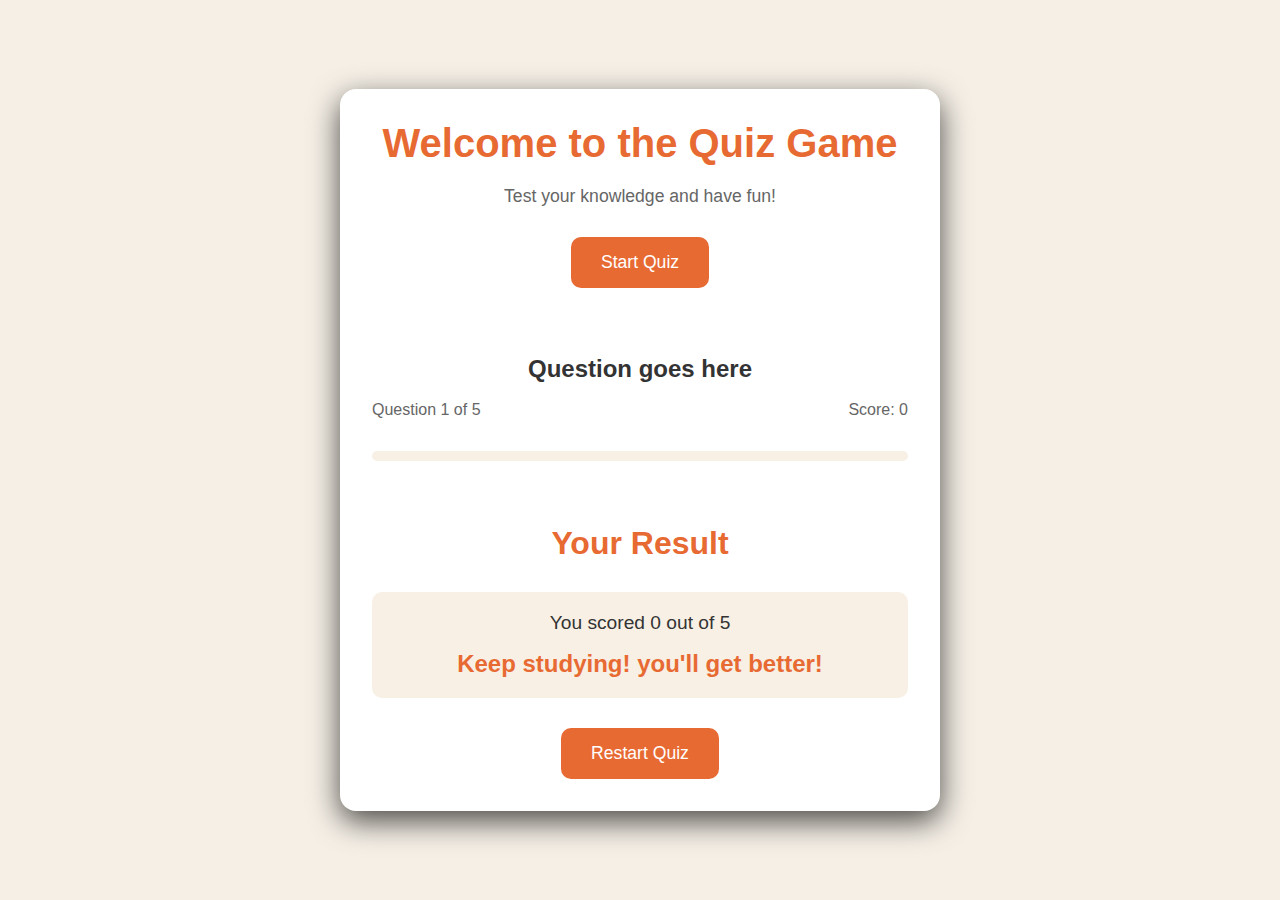
<file: quiz-game/index.html>
<!DOCTYPE html>
<html lang="en">
  <head>
    <meta charset="UTF-8" />
    <meta name="viewport" content="width=device-width, initial-scale=1.0" />
    <title>Quiz Game</title>
    <link rel="stylesheet" href="style.css" />
  </head>
  <body>
    <div class="container">
      <!-- first screen -->
      <div class="screen active" id="start-screen">
        <h1>Welcome to the Quiz Game</h1>
        <p>Test your knowledge and have fun!</p>
        <button id="start-btn">Start Quiz</button>
      </div>
      <!-- second screen -->
      <div class="screen" id="quiz-screen">
        <div class="quiz-header">
          <h2 id="question-text">Question goes here</h2>
          <div class="quiz-info">
            <p>
              Question <span id="current-question">1</span> of <span>5</span>
            </p>
            <p>Score: <span id="score">0</span></p>
          </div>
        </div>
        <div id="answer-container" class="answers-container">
          <!-- answers buttons will be insterted here from out js code later at some point -->
        </div>
        <div class="progress-bar">
          <div id="progress" class="progress"></div>
        </div>
      </div>
      <!-- third screen -->
      <div id="result-screen" class="screen">
        <h1>Your Result</h1>
        <div class="result-info">
          <p>
            You scored <span id="final-score">0</span> out of
            <span id="max-score">5</span>
          </p>
          <div id="result-message">Keep studying! you'll get better!</div>
        </div>
        <button id="restart-quiz-btn">Restart Quiz</button>
      </div>
    </div>
  </body>
</html>
</file>
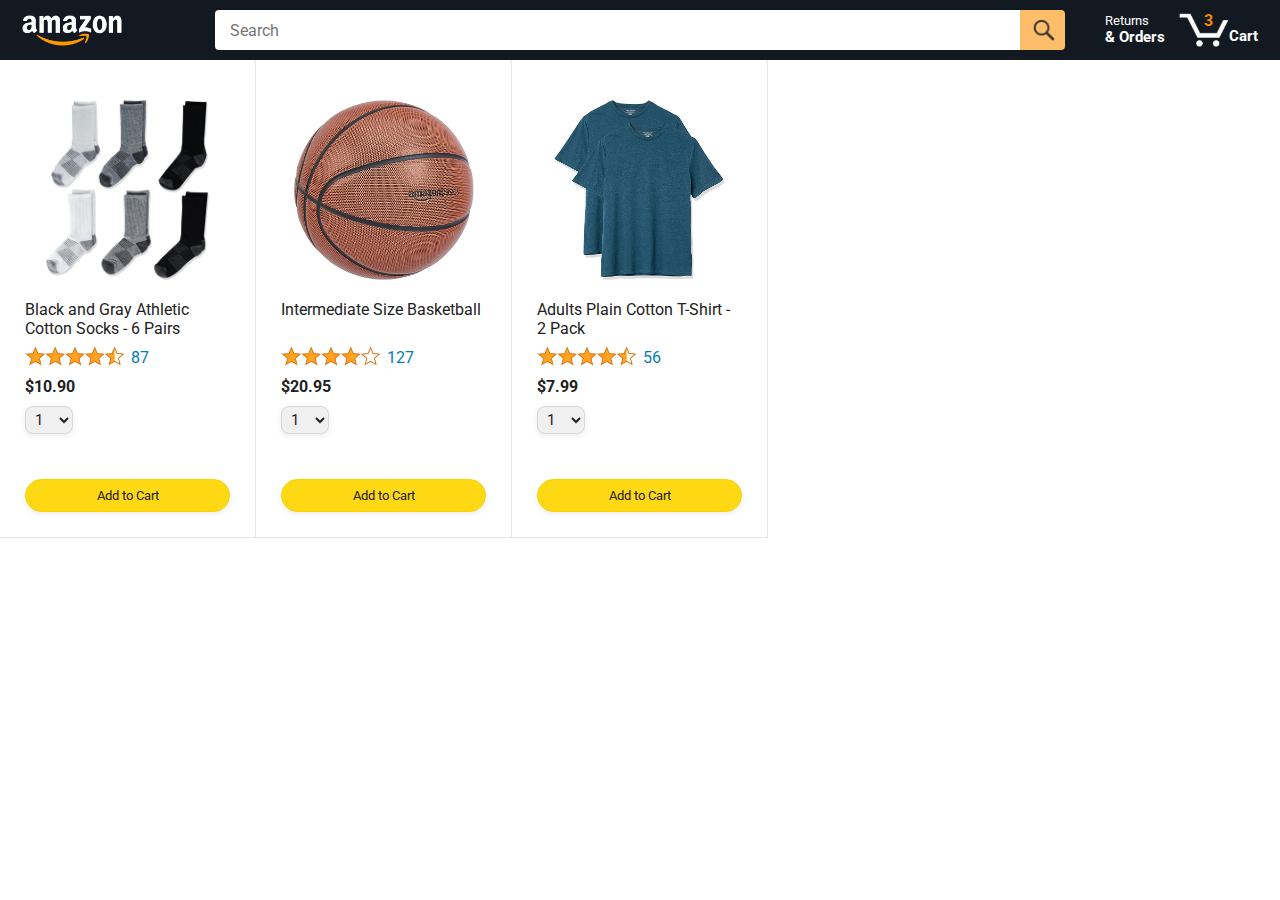
<file: javascript-amazon-project-main/amazon.html>
<!DOCTYPE html>
<html>
  <head>
    <title>Amazon Project</title>

    <!-- This code is needed for responsive design to work.
      (Responsive design = make the website look good on
      smaller screen sizes like a phone or a tablet). -->
    <meta name="viewport" content="width=device-width, initial-scale=1">

    <!-- Load a font called Roboto from Google Fonts. -->
    <link rel="preconnect" href="https://fonts.googleapis.com">
    <link rel="preconnect" href="https://fonts.gstatic.com" crossorigin>
    <link href="https://fonts.googleapis.com/css2?family=Roboto:wght@400;500;700&display=swap" rel="stylesheet">

    <!-- Here are the CSS files for this page. -->
    <link rel="stylesheet" href="styles/shared/general.css">
    <link rel="stylesheet" href="styles/shared/amazon-header.css">
    <link rel="stylesheet" href="styles/pages/amazon.css">
  </head>
  <body>
    <div class="amazon-header">
      <div class="amazon-header-left-section">
        <a href="amazon.html" class="header-link">
          <img class="amazon-logo"
            src="images/amazon-logo-white.png">
          <img class="amazon-mobile-logo"
            src="images/amazon-mobile-logo-white.png">
        </a>
      </div>

      <div class="amazon-header-middle-section">
        <input class="search-bar" type="text" placeholder="Search">

        <button class="search-button">
          <img class="search-icon" src="images/icons/search-icon.png">
        </button>
      </div>

      <div class="amazon-header-right-section">
        <a class="orders-link header-link" href="orders.html">
          <span class="returns-text">Returns</span>
          <span class="orders-text">& Orders</span>
        </a>

        <a class="cart-link header-link" href="checkout.html">
          <img class="cart-icon" src="images/icons/cart-icon.png">
          <div class="cart-quantity">3</div>
          <div class="cart-text">Cart</div>
        </a>
      </div>
    </div>
    
    <div class="main">
      <div class="products-grid">
        <div class="product-container">
          <div class="product-image-container">
            <img class="product-image"
              src="images/products/athletic-cotton-socks-6-pairs.jpg">
          </div>

          <div class="product-name limit-text-to-2-lines">
            Black and Gray Athletic Cotton Socks - 6 Pairs
          </div>

          <div class="product-rating-container">
            <img class="product-rating-stars"
              src="images/ratings/rating-45.png">
            <div class="product-rating-count link-primary">
              87
            </div>
          </div>

          <div class="product-price">
            $10.90
          </div>

          <div class="product-quantity-container">
            <select>
              <option selected value="1">1</option>
              <option value="2">2</option>
              <option value="3">3</option>
              <option value="4">4</option>
              <option value="5">5</option>
              <option value="6">6</option>
              <option value="7">7</option>
              <option value="8">8</option>
              <option value="9">9</option>
              <option value="10">10</option>
            </select>
          </div>

          <div class="product-spacer"></div>

          <div class="added-to-cart">
            <img src="images/icons/checkmark.png">
            Added
          </div>

          <button class="add-to-cart-button button-primary">
            Add to Cart
          </button>
        </div>

        <div class="product-container">
          <div class="product-image-container">
            <img class="product-image"
              src="images/products/intermediate-composite-basketball.jpg">
          </div>

          <div class="product-name limit-text-to-2-lines">
            Intermediate Size Basketball
          </div>

          <div class="product-rating-container">
            <img class="product-rating-stars"
              src="images/ratings/rating-40.png">
            <div class="product-rating-count link-primary">
              127
            </div>
          </div>

          <div class="product-price">
            $20.95
          </div>

          <div class="product-quantity-container">
            <select>
              <option selected value="1">1</option>
              <option value="2">2</option>
              <option value="3">3</option>
              <option value="4">4</option>
              <option value="5">5</option>
              <option value="6">6</option>
              <option value="7">7</option>
              <option value="8">8</option>
              <option value="9">9</option>
              <option value="10">10</option>
            </select>
          </div>

          <div class="product-spacer"></div>

          <div class="added-to-cart">
            <img src="images/icons/checkmark.png">
            Added
          </div>

          <button class="add-to-cart-button button-primary">
            Add to Cart
          </button>
        </div>

        <div class="product-container">
          <div class="product-image-container">
            <img class="product-image"
              src="images/products/adults-plain-cotton-tshirt-2-pack-teal.jpg">
          </div>

          <div class="product-name limit-text-to-2-lines">
            Adults Plain Cotton T-Shirt - 2 Pack
          </div>

          <div class="product-rating-container">
            <img class="product-rating-stars"
              src="images/ratings/rating-45.png">
            <div class="product-rating-count link-primary">
              56
            </div>
          </div>

          <div class="product-price">
            $7.99
          </div>

          <div class="product-quantity-container">
            <select>
              <option selected value="1">1</option>
              <option value="2">2</option>
              <option value="3">3</option>
              <option value="4">4</option>
              <option value="5">5</option>
              <option value="6">6</option>
              <option value="7">7</option>
              <option value="8">8</option>
              <option value="9">9</option>
              <option value="10">10</option>
            </select>
          </div>

          <div class="product-spacer"></div>

          <div class="added-to-cart">
            <img src="images/icons/checkmark.png">
            Added
          </div>

          <button class="add-to-cart-button button-primary">
            Add to Cart
          </button>
        </div>
      </div>
    </div>
  </body>
</html>
</file>
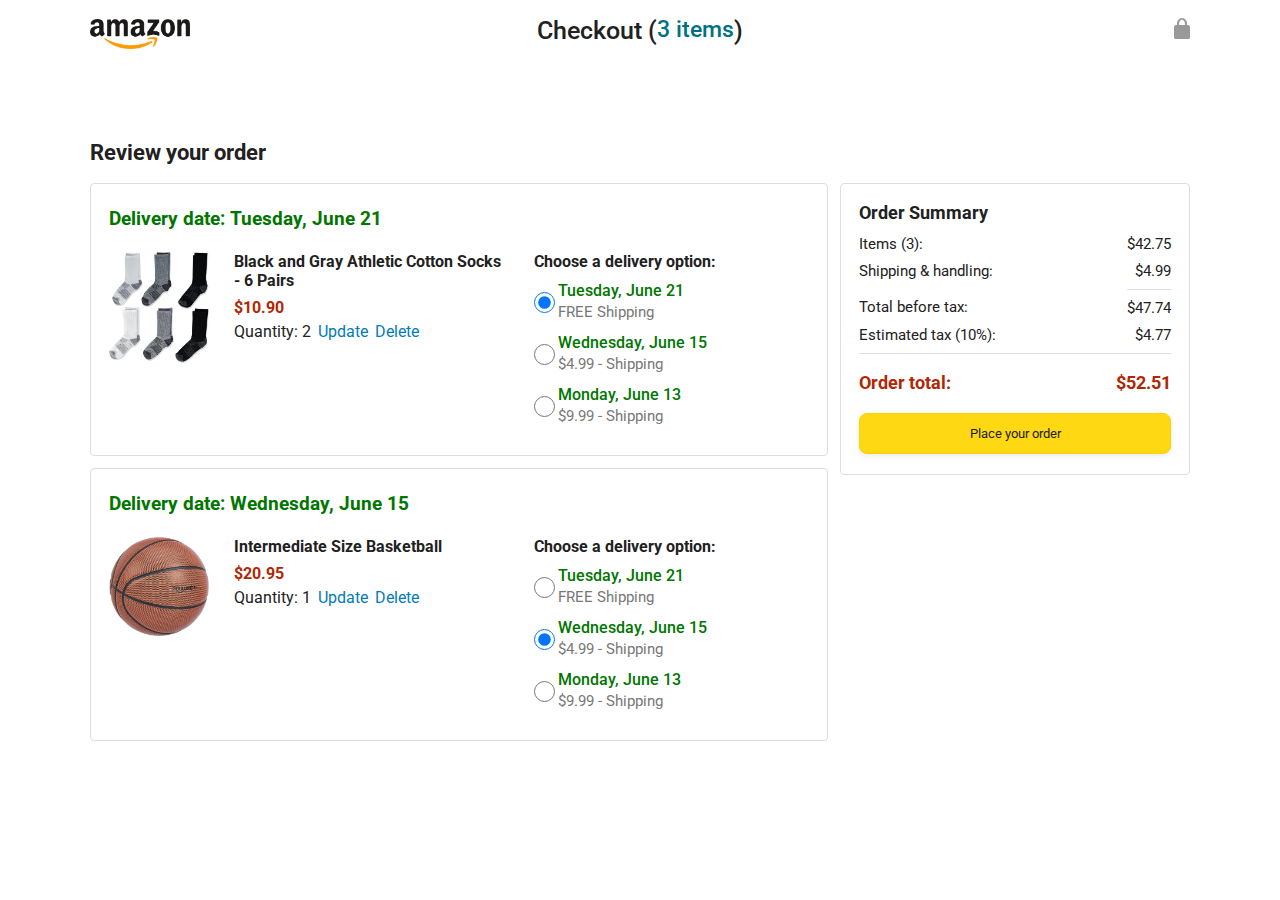
<file: javascript-amazon-project-main/checkout.html>
<!DOCTYPE html>
<html>
  <head>
    <title>Checkout</title>

    <!-- This code is needed for responsive design to work.
      (Responsive design = make the website look good on
      smaller screen sizes like a phone or a tablet). -->
    <meta name="viewport" content="width=device-width, initial-scale=1">

    <!-- Load a font called Roboto from Google Fonts. -->
    <link rel="preconnect" href="https://fonts.googleapis.com">
    <link rel="preconnect" href="https://fonts.gstatic.com" crossorigin>
    <link href="https://fonts.googleapis.com/css2?family=Roboto:wght@400;500;700&display=swap" rel="stylesheet">

    <!-- Here are the CSS files for this page. -->
    <link rel="stylesheet" href="styles/shared/general.css">
    <link rel="stylesheet" href="styles/pages/checkout/checkout-header.css">
    <link rel="stylesheet" href="styles/pages/checkout/checkout.css">
  </head>
  <body>
    <div class="checkout-header">
      <div class="header-content">
        <div class="checkout-header-left-section">
          <a href="amazon.html">
            <img class="amazon-logo" src="images/amazon-logo.png">
            <img class="amazon-mobile-logo" src="images/amazon-mobile-logo.png">
          </a>
        </div>

        <div class="checkout-header-middle-section">
          Checkout (<a class="return-to-home-link"
            href="amazon.html">3 items</a>)
        </div>

        <div class="checkout-header-right-section">
          <img src="images/icons/checkout-lock-icon.png">
        </div>
      </div>
    </div>

    <div class="main">
      <div class="page-title">Review your order</div>

      <div class="checkout-grid">
        <div class="order-summary">
          <div class="cart-item-container">
            <div class="delivery-date">
              Delivery date: Tuesday, June 21
            </div>

            <div class="cart-item-details-grid">
              <img class="product-image"
                src="images/products/athletic-cotton-socks-6-pairs.jpg">

              <div class="cart-item-details">
                <div class="product-name">
                  Black and Gray Athletic Cotton Socks - 6 Pairs
                </div>
                <div class="product-price">
                  $10.90
                </div>
                <div class="product-quantity">
                  <span>
                    Quantity: <span class="quantity-label">2</span>
                  </span>
                  <span class="update-quantity-link link-primary">
                    Update
                  </span>
                  <span class="delete-quantity-link link-primary">
                    Delete
                  </span>
                </div>
              </div>

              <div class="delivery-options">
                <div class="delivery-options-title">
                  Choose a delivery option:
                </div>
                <div class="delivery-option">
                  <input type="radio" checked
                    class="delivery-option-input"
                    name="delivery-option-1">
                  <div>
                    <div class="delivery-option-date">
                      Tuesday, June 21
                    </div>
                    <div class="delivery-option-price">
                      FREE Shipping
                    </div>
                  </div>
                </div>
                <div class="delivery-option">
                  <input type="radio"
                    class="delivery-option-input"
                    name="delivery-option-1">
                  <div>
                    <div class="delivery-option-date">
                      Wednesday, June 15
                    </div>
                    <div class="delivery-option-price">
                      $4.99 - Shipping
                    </div>
                  </div>
                </div>
                <div class="delivery-option">
                  <input type="radio"
                    class="delivery-option-input"
                    name="delivery-option-1">
                  <div>
                    <div class="delivery-option-date">
                      Monday, June 13
                    </div>
                    <div class="delivery-option-price">
                      $9.99 - Shipping
                    </div>
                  </div>
                </div>
              </div>
            </div>
          </div>

          <div class="cart-item-container">
            <div class="delivery-date">
              Delivery date: Wednesday, June 15
            </div>

            <div class="cart-item-details-grid">
              <img class="product-image"
                src="images/products/intermediate-composite-basketball.jpg">

              <div class="cart-item-details">
                <div class="product-name">
                  Intermediate Size Basketball
                </div>
                <div class="product-price">
                  $20.95
                </div>
                <div class="product-quantity">
                  <span>
                    Quantity: <span class="quantity-label">1</span>
                  </span>
                  <span class="update-quantity-link link-primary">
                    Update
                  </span>
                  <span class="delete-quantity-link link-primary">
                    Delete
                  </span>
                </div>
              </div>

              <div class="delivery-options">
                <div class="delivery-options-title">
                  Choose a delivery option:
                </div>

                <div class="delivery-option">
                  <input type="radio" class="delivery-option-input"
                    name="delivery-option-2">
                  <div>
                    <div class="delivery-option-date">
                      Tuesday, June 21
                    </div>
                    <div class="delivery-option-price">
                      FREE Shipping
                    </div>
                  </div>
                </div>
                <div class="delivery-option">
                  <input type="radio" checked class="delivery-option-input"
                    name="delivery-option-2">
                  <div>
                    <div class="delivery-option-date">
                      Wednesday, June 15
                    </div>
                    <div class="delivery-option-price">
                      $4.99 - Shipping
                    </div>
                  </div>
                </div>
                <div class="delivery-option">
                  <input type="radio" class="delivery-option-input"
                    name="delivery-option-2">
                  <div>
                    <div class="delivery-option-date">
                      Monday, June 13
                    </div>
                    <div class="delivery-option-price">
                      $9.99 - Shipping
                    </div>
                  </div>
                </div>
              </div>
            </div>
          </div>
        </div>

        <div class="payment-summary">
          <div class="payment-summary-title">
            Order Summary
          </div>

          <div class="payment-summary-row">
            <div>Items (3):</div>
            <div class="payment-summary-money">$42.75</div>
          </div>

          <div class="payment-summary-row">
            <div>Shipping &amp; handling:</div>
            <div class="payment-summary-money">$4.99</div>
          </div>

          <div class="payment-summary-row subtotal-row">
            <div>Total before tax:</div>
            <div class="payment-summary-money">$47.74</div>
          </div>

          <div class="payment-summary-row">
            <div>Estimated tax (10%):</div>
            <div class="payment-summary-money">$4.77</div>
          </div>

          <div class="payment-summary-row total-row">
            <div>Order total:</div>
            <div class="payment-summary-money">$52.51</div>
          </div>

          <button class="place-order-button button-primary">
            Place your order
          </button>
        </div>
      </div>
    </div>
  </body>
</html>
</file>
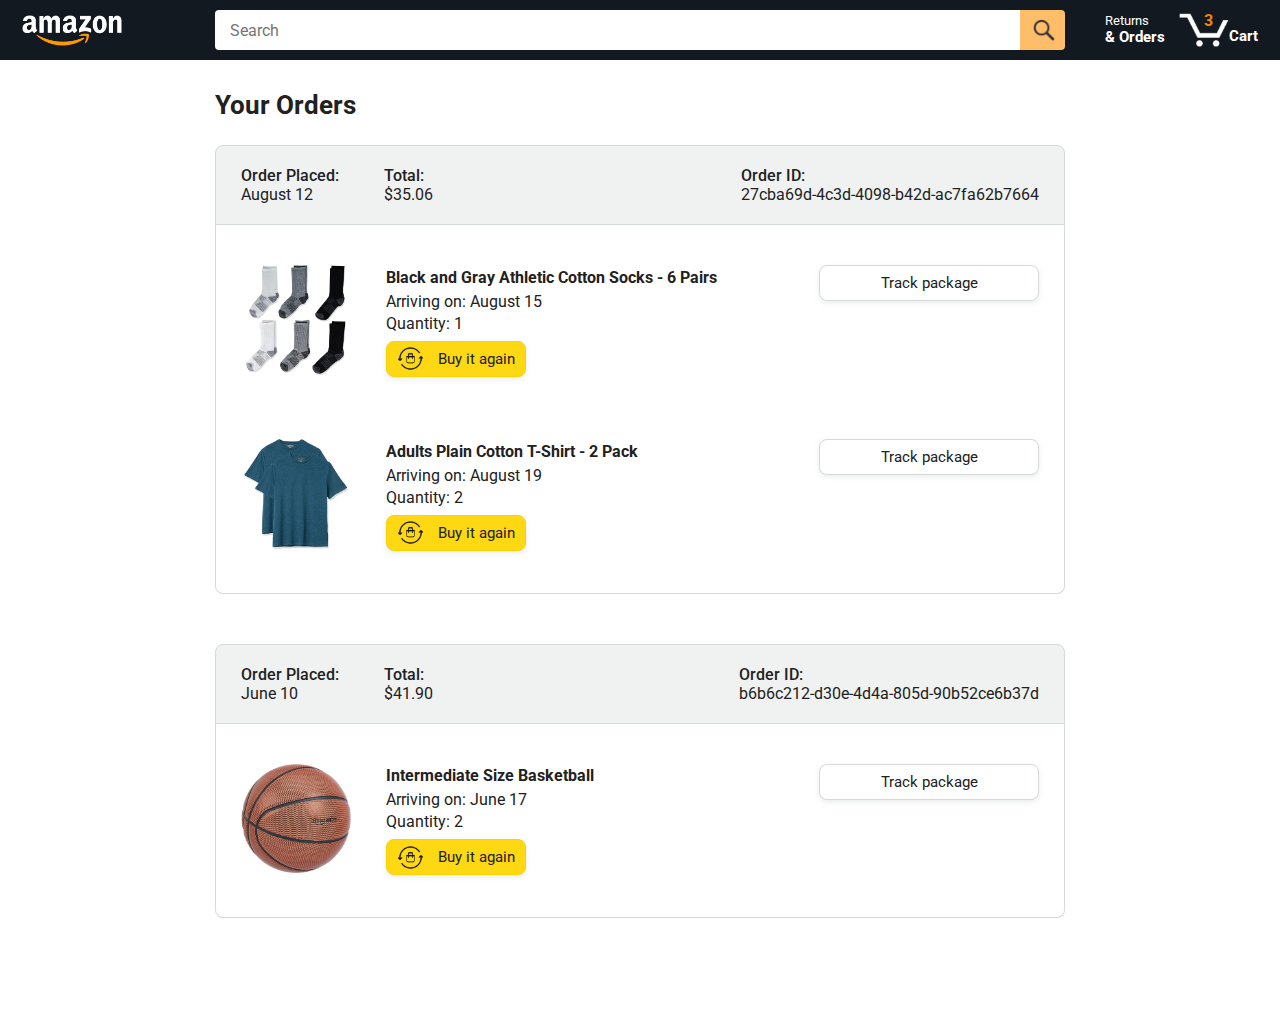
<file: javascript-amazon-project-main/orders.html>
<!doctype html>
<html>
  <head>
    <title>Orders</title>

    <!-- This code is needed for responsive design to work.
      (Responsive design = make the website look good on
      smaller screen sizes like a phone or a tablet). -->
    <meta name="viewport" content="width=device-width, initial-scale=1" />

    <!-- Load a font called Roboto from Google Fonts. -->
    <link rel="preconnect" href="https://fonts.googleapis.com" />
    <link rel="preconnect" href="https://fonts.gstatic.com" crossorigin />
    <link
      href="https://fonts.googleapis.com/css2?family=Roboto:wght@400;500;700&display=swap"
      rel="stylesheet"
    />

    <!-- Here are the CSS files for this page. -->
    <link rel="stylesheet" href="styles/shared/general.css" />
    <link rel="stylesheet" href="styles/shared/amazon-header.css" />
    <link rel="stylesheet" href="styles/pages/orders.css" />
  </head>
  <body>
    <div class="amazon-header">
      <div class="amazon-header-left-section">
        <a href="amazon.html" class="header-link">
          <img class="amazon-logo" src="images/amazon-logo-white.png" />
          <img
            class="amazon-mobile-logo"
            src="images/amazon-mobile-logo-white.png"
          />
        </a>
      </div>

      <div class="amazon-header-middle-section">
        <input class="search-bar" type="text" placeholder="Search" />

        <button class="search-button">
          <img class="search-icon" src="images/icons/search-icon.png" />
        </button>
      </div>

      <div class="amazon-header-right-section">
        <a class="orders-link header-link" href="orders.html">
          <span class="returns-text">Returns</span>
          <span class="orders-text">& Orders</span>
        </a>

        <a class="cart-link header-link" href="checkout.html">
          <img class="cart-icon" src="images/icons/cart-icon.png" />
          <div class="cart-quantity">3</div>
          <div class="cart-text">Cart</div>
        </a>
      </div>
    </div>

    <div class="main">
      <div class="page-title">Your Orders</div>

      <div class="orders-grid">
        <div class="order-container">
          <div class="order-header">
            <div class="order-header-left-section">
              <div class="order-date">
                <div class="order-header-label">Order Placed:</div>
                <div>August 12</div>
              </div>
              <div class="order-total">
                <div class="order-header-label">Total:</div>
                <div>$35.06</div>
              </div>
            </div>

            <div class="order-header-right-section">
              <div class="order-header-label">Order ID:</div>
              <div>27cba69d-4c3d-4098-b42d-ac7fa62b7664</div>
            </div>
          </div>

          <div class="order-details-grid">
            <div class="product-image-container">
              <img src="images/products/athletic-cotton-socks-6-pairs.jpg" />
            </div>

            <div class="product-details">
              <div class="product-name">
                Black and Gray Athletic Cotton Socks - 6 Pairs
              </div>
              <div class="product-delivery-date">Arriving on: August 15</div>
              <div class="product-quantity">Quantity: 1</div>
              <button class="buy-again-button button-primary">
                <img class="buy-again-icon" src="images/icons/buy-again.png" />
                <span class="buy-again-message">Buy it again</span>
              </button>
            </div>

            <div class="product-actions">
              <a href="tracking.html?orderId=123&productId=456">
                <button class="track-package-button button-secondary">
                  Track package
                </button>
              </a>
            </div>

            <div class="product-image-container">
              <img
                src="images/products/adults-plain-cotton-tshirt-2-pack-teal.jpg"
              />
            </div>

            <div class="product-details">
              <div class="product-name">
                Adults Plain Cotton T-Shirt - 2 Pack
              </div>
              <div class="product-delivery-date">Arriving on: August 19</div>
              <div class="product-quantity">Quantity: 2</div>
              <button class="buy-again-button button-primary">
                <img class="buy-again-icon" src="images/icons/buy-again.png" />
                <span class="buy-again-message">Buy it again</span>
              </button>
            </div>

            <div class="product-actions">
              <a href="tracking.html">
                <button class="track-package-button button-secondary">
                  Track package
                </button>
              </a>
            </div>
          </div>
        </div>

        <div class="order-container">
          <div class="order-header">
            <div class="order-header-left-section">
              <div class="order-date">
                <div class="order-header-label">Order Placed:</div>
                <div>June 10</div>
              </div>
              <div class="order-total">
                <div class="order-header-label">Total:</div>
                <div>$41.90</div>
              </div>
            </div>

            <div class="order-header-right-section">
              <div class="order-header-label">Order ID:</div>
              <div>b6b6c212-d30e-4d4a-805d-90b52ce6b37d</div>
            </div>
          </div>

          <div class="order-details-grid">
            <div class="product-image-container">
              <img
                src="images/products/intermediate-composite-basketball.jpg"
              />
            </div>

            <div class="product-details">
              <div class="product-name">Intermediate Size Basketball</div>
              <div class="product-delivery-date">Arriving on: June 17</div>
              <div class="product-quantity">Quantity: 2</div>
              <button class="buy-again-button button-primary">
                <img class="buy-again-icon" src="images/icons/buy-again.png" />
                <span class="buy-again-message">Buy it again</span>
              </button>
            </div>

            <div class="product-actions">
              <a href="tracking.html">
                <button class="track-package-button button-secondary">
                  Track package
                </button>
              </a>
            </div>
          </div>
        </div>
      </div>
    </div>
  </body>
</html>
</file>
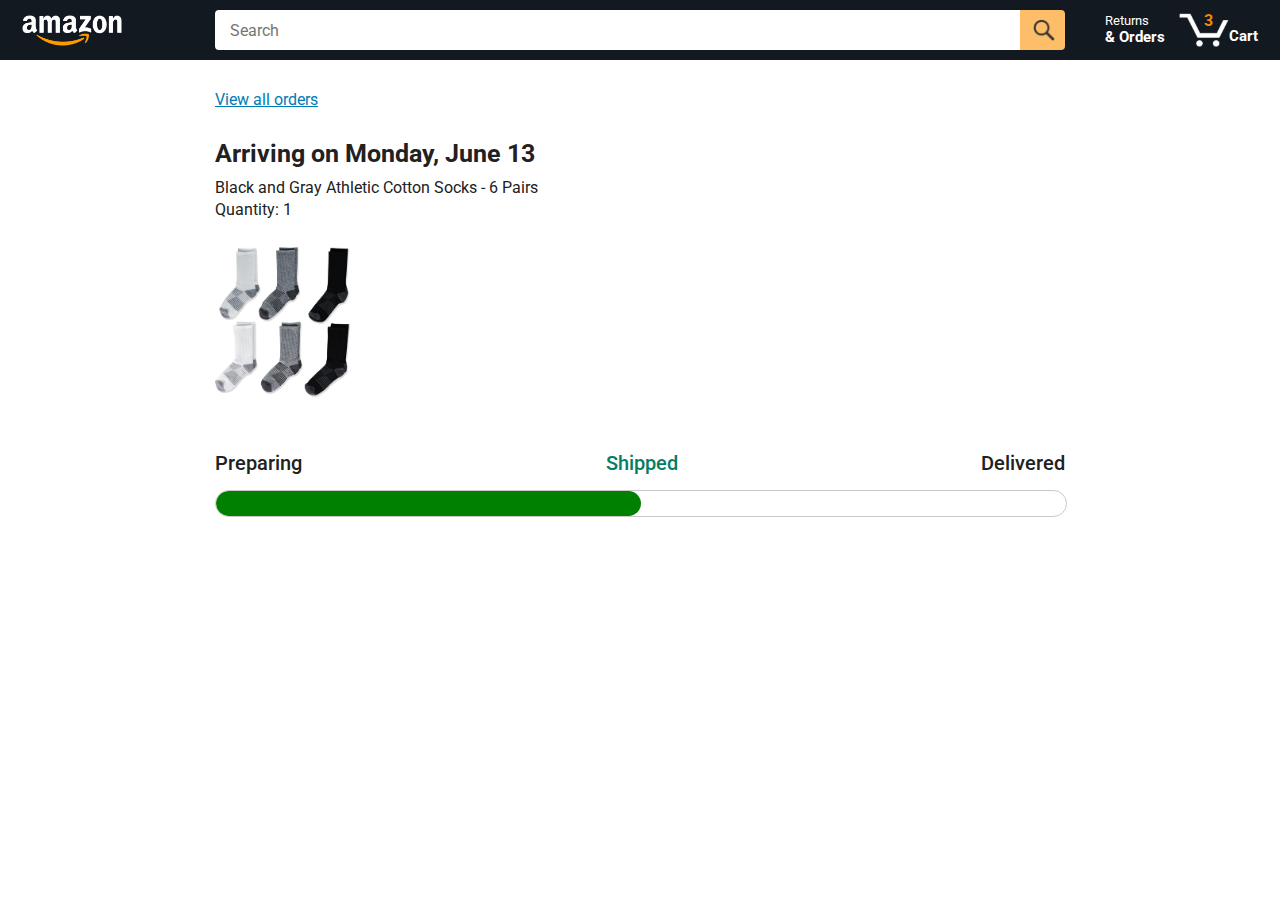
<file: javascript-amazon-project-main/tracking.html>
<!doctype html>
<html>
  <head>
    <title>Tracking</title>

    <!-- This code is needed for responsive design to work.
      (Responsive design = make the website look good on
      smaller screen sizes like a phone or a tablet). -->
    <meta name="viewport" content="width=device-width, initial-scale=1" />

    <!-- Load a font called Roboto from Google Fonts. -->
    <link rel="preconnect" href="https://fonts.googleapis.com" />
    <link rel="preconnect" href="https://fonts.gstatic.com" crossorigin />
    <link
      href="https://fonts.googleapis.com/css2?family=Roboto:wght@400;500;700&display=swap"
      rel="stylesheet"
    />

    <!-- Here are the CSS files for this page. -->
    <link rel="stylesheet" href="styles/shared/general.css" />
    <link rel="stylesheet" href="styles/shared/amazon-header.css" />
    <link rel="stylesheet" href="styles/pages/tracking.css" />
  </head>
  <body>
    <div class="amazon-header">
      <div class="amazon-header-left-section">
        <a href="amazon.html" class="header-link">
          <img class="amazon-logo" src="images/amazon-logo-white.png" />
          <img
            class="amazon-mobile-logo"
            src="images/amazon-mobile-logo-white.png"
          />
        </a>
      </div>

      <div class="amazon-header-middle-section">
        <input class="search-bar" type="text" placeholder="Search" />

        <button class="search-button">
          <img class="search-icon" src="images/icons/search-icon.png" />
        </button>
      </div>

      <div class="amazon-header-right-section">
        <a class="orders-link header-link" href="orders.html">
          <span class="returns-text">Returns</span>
          <span class="orders-text">& Orders</span>
        </a>

        <a class="cart-link header-link" href="checkout.html">
          <img class="cart-icon" src="images/icons/cart-icon.png" />
          <div class="cart-quantity">3</div>
          <div class="cart-text">Cart</div>
        </a>
      </div>
    </div>

    <div class="main">
      <div class="order-tracking">
        <a class="back-to-orders-link link-primary" href="orders.html">
          View all orders
        </a>

        <div class="delivery-date">Arriving on Monday, June 13</div>

        <div class="product-info">
          Black and Gray Athletic Cotton Socks - 6 Pairs
        </div>

        <div class="product-info">Quantity: 1</div>

        <img
          class="product-image"
          src="images/products/athletic-cotton-socks-6-pairs.jpg"
        />

        <div class="progress-labels-container">
          <div class="progress-label">Preparing</div>
          <div class="progress-label current-status">Shipped</div>
          <div class="progress-label">Delivered</div>
        </div>

        <div class="progress-bar-container">
          <div class="progress-bar"></div>
        </div>
      </div>
    </div>
    <script>
      const url = new URL(window.location.href);
      console.log(url.searchParams.get("orderId"));
    </script>
  </body>
</html>
</file>
<file: quiz-game/style.css>
* {
  margin: 0;
  padding: 0;
  box-sizing: border-box;
}

body {
  background: #f5efe6;
  display: flex;
  justify-content: center;
  align-items: center;
  min-height: 100vh;
  padding: 1rem;
  font-family: sans-serif;
}

.container {
  background-color: white;
  border-radius: 1rem;
  box-shadow: 0 10px 30px rgba(0, 0, 0, 0.7);
  width: 100%;
  max-width: 600px;
  overflow: hidden;
  position: relative;
}

.screen {
  /* display: none; */
  padding: 2rem;
  text-align: center;
}

.screen.active {
  display: block;
}

/* START SCREEN */
#start-screen h1 {
  color: #e86a33;
  margin-bottom: 20px;
  font-size: 2.5rem;
}

#start-screen p {
  color: #666;
  font-size: 1.1rem;
  margin-bottom: 30px;
}

.quiz-header {
  margin-bottom: 2rem;
}

#question-text {
  color: #333;
  font-size: 1.5rem;
  margin-bottom: 1rem;
  line-height: 1.4;
}

.quiz-info {
  display: flex;
  justify-content: space-between;
  font-size: 1rem;
  color: #666;
  margin-bottom: 10px;
}

.answer-container {
  display: flex;
  flex-direction: column;
  gap: 10px;
  margin-bottom: 25px;
}

.answer-btn {
  background-color: #f8f0e5;
  color: #333;
  border: 2px solid #eadbc8;
  border-radius: 10px;
  padding: 1rem;
  cursor: pointer;
  text-align: left;
  transition: all 0.3s ease;
}

.answer-btn:hover {
  background-color: #eadbc8;
  border-color: #dac0ae;
}

.answer-btn.correct {
  background-color: #e6fff0;
  border-color: #a3f0c4;
  color: #28a745;
}

.answer-btn.incorrect {
  background-color: #f8d7da;
  border-color: #f5c6cb;
  color: #721c24;
}

.progress-bar {
  height: 10px;
  background-color: #f8f0e5;
  border-radius: 5px;
  overflow: hidden;
  margin-top: 20px;
}

.progress {
  height: 100%;
  background-color: #e86a33;
  width: 0%;
  transition: width 0.3s ease;
}

/* RESULT SCREEN */
#result-screen h1 {
  color: #e86a33;
  margin-bottom: 30px;
}

.result-info {
  background-color: #f8f0e5;
  border-radius: 10px;
  padding: 20px;
  margin-bottom: 30px;
}

.result-info p {
  font-size: 1.2rem;
  color: #333;
  margin-bottom: 1rem;
}

#result-message {
  font-size: 1.5rem;
  font-weight: 600;
  color: #e86a33;
}

button {
  background-color: #e86a33;
  color: white;
  border: none;
  border-radius: 10px;
  padding: 15px 30px;
  font-size: 1.1rem;
  cursor: pointer;
  transition: background-color 0.3s ease;
}

button:hover {
  background-color: #d15522;
}

/* RESPONSIVE DESIGN */
@media (max-width: 500px) {
  /* when we hit 500px and below implement the styles below */

  .screen {
    padding: 1rem;
  }

  #start-screen h1 {
    font-size: 2rem;
  }

  #question-text {
    font-size: 1.3rem;
  }

  .answer-btn {
    padding: 12px;
  }

  button{
    padding: 12px 25px;
    font-size: 1rem;
  }
}
</file>
<file: javascript-amazon-project-main/styles/shared/general.css>
body {
  font-family: Roboto, Arial;
  color: rgb(33, 33, 33);
  /* The <body> element has a default margin of 8px
     on all sides. This removes the default margins. */
  margin: 0;
}

/* <p> elements have a default margin on the top
   and bottom. This removes the default margins. */
p {
  margin: 0;
}

button {
  cursor: pointer;
}

select {
  cursor: pointer;
}

input, select, button {
  font-family: Roboto, Arial;
}

.button-primary {
  color: rgb(33, 33, 33);
  background-color: rgb(255, 216, 20);
  border: 1px solid rgb(252, 210, 0);
  border-radius: 8px;
  cursor: pointer;
  box-shadow: 0 2px 5px rgba(213, 217, 217, 0.5);
}

.button-primary:hover {
  background-color: rgb(247, 202, 0);
  border: 1px solid rgb(242, 194, 0);
}

.button-primary:active {
  background: rgb(255, 216, 20);
  border-color: rgb(252, 210, 0);
  box-shadow: none;
}

.button-secondary {
  color: rgb(33, 33, 33);
  background: white;
  border: 1px solid rgb(213, 217, 217);
  border-radius: 8px;
  cursor: pointer;
  box-shadow: 0 2px 5px rgba(213, 217, 217, 0.5);
}

.button-secondary:hover {
  background-color: rgb(247, 250, 250);
}

.button-secondary:active {
  background-color: rgb(237, 253, 255);
  box-shadow: none;
}

/* These styles will limit text to 2 lines. Anything
   beyond 2 lines will be replaced with "..."
   You can find this code by using an A.I. tool or by
   searching in Google.
   https://css-tricks.com/almanac/properties/l/line-clamp/ */
.limit-text-to-2-lines {
  display: -webkit-box;
  -webkit-line-clamp: 2;
  -webkit-box-orient: vertical;
  overflow: hidden;
}

.link-primary {
  color: rgb(1, 124, 182);
  cursor: pointer;
}

.link-primary:hover {
  color: rgb(196, 80, 0);
}

/* Styles for dropdown selectors. */
select {
  color: rgb(33, 33, 33);
  background-color: rgb(240, 240, 240);
  border: 1px solid rgb(213, 217, 217);
  border-radius: 8px;
  padding: 3px 5px;
  font-size: 15px;
  cursor: pointer;
  box-shadow: 0 2px 5px rgba(213, 217, 217, 0.5);
}

select:focus,
input:focus {
  outline: 2px solid rgb(255, 153, 0);
}
</file>
<file: javascript-amazon-project-main/styles/shared/amazon-header.css>
.amazon-header {
  background-color: rgb(19, 25, 33);
  color: white;
  padding-left: 15px;
  padding-right: 15px;

  display: flex;
  align-items: center;
  justify-content: space-between;

  position: fixed;
  top: 0;
  left: 0;
  right: 0;
  height: 60px;
}

.amazon-header-left-section {
  width: 180px;
}

@media (max-width: 800px) {
  .amazon-header-left-section {
    width: unset;
  }
}

.header-link {
  display: inline-block;
  padding: 6px;
  border-radius: 2px;
  cursor: pointer;
  text-decoration: none;
  border: 1px solid rgba(0, 0, 0, 0);
}

.header-link:hover {
  border: 1px solid white;
}

.amazon-logo {
  width: 100px;
  margin-top: 5px;
}

.amazon-mobile-logo {
  display: none;
}

@media (max-width: 575px) {
  .amazon-logo {
    display: none;
  }

  .amazon-mobile-logo {
    display: block;
    height: 35px;
    margin-top: 5px;
  }
}

.amazon-header-middle-section {
  flex: 1;
  max-width: 850px;
  margin-left: 10px;
  margin-right: 10px;
  display: flex;
}

.search-bar {
  flex: 1;
  width: 0;
  font-size: 16px;
  height: 38px;
  padding-left: 15px;
  border: none;
  border-top-left-radius: 4px;
  border-bottom-left-radius: 4px;
  border-top-right-radius: 0;
  border-bottom-right-radius: 0;
}

.search-button {
  background-color: rgb(254, 189, 105);
  border: none;
  width: 45px;
  height: 40px;
  border-top-right-radius: 4px;
  border-bottom-right-radius: 4px;
  flex-shrink: 0;
}

.search-icon {
  height: 22px;
  margin-left: 2px;
  margin-top: 3px;
}

.amazon-header-right-section {
  width: 180px;
  flex-shrink: 0;
  display: flex;
  justify-content: end;
}

.orders-link {
  color: white;
}

.returns-text {
  display: block;
  font-size: 13px;
}

.orders-text {
  display: block;
  font-size: 15px;
  font-weight: 700;
}

.cart-link {
  color: white;
  display: flex;
  align-items: center;
  position: relative;
}

.cart-icon {
  width: 50px;
}

.cart-text {
  margin-top: 12px;
  font-size: 15px;
  font-weight: 700;
}

.cart-quantity {
  color: rgb(240, 136, 4);
  font-size: 16px;
  font-weight: 700;

  position: absolute;
  top: 4px;
  left: 22px;
  
  width: 26px;
  text-align: center;
}
</file>
<file: javascript-amazon-project-main/styles/pages/amazon.css>
.main {
  margin-top: 60px;
}

.products-grid {
  display: grid;

  /* - In CSS Grid, 1fr means a column will take up the
       remaining space in the grid.
     - If we write 1fr 1fr ... 1fr; 8 times, this will
       divide the grid into 8 columns, each taking up an
       equal amount of the space.
     - repeat(8, 1fr); is a shortcut for repeating "1fr"
       8 times (instead of typing out "1fr" 8 times).
       repeat(...) is a special property that works with
       display: grid; */
  grid-template-columns: repeat(8, 1fr);
}

/* @media is used to create responsive design (making the
   website look good on any screen size). This @media
   means when the screen width is 2000px or less, we
   will divide the grid into 7 columns instead of 8. */
@media (max-width: 2000px) {
  .products-grid {
    grid-template-columns: repeat(7, 1fr);
  }
}

/* This @media means when the screen width is 1600px or
   less, we will divide the grid into 6 columns. */
@media (max-width: 1600px) {
  .products-grid {
    grid-template-columns: repeat(6, 1fr);
  }
}

@media (max-width: 1300px) {
  .products-grid {
    grid-template-columns: repeat(5, 1fr);
  }
}

@media (max-width: 1000px) {
  .products-grid {
    grid-template-columns: repeat(4, 1fr);
  }
}

@media (max-width: 800px) {
  .products-grid {
    grid-template-columns: repeat(3, 1fr);
  }
}

@media (max-width: 575px) {
  .products-grid {
    grid-template-columns: repeat(2, 1fr);
  }
}

@media (max-width: 450px) {
  .products-grid {
    grid-template-columns: 1fr;
  }
}

.product-container {
  padding-top: 40px;
  padding-bottom: 25px;
  padding-left: 25px;
  padding-right: 25px;

  border-right: 1px solid rgb(231, 231, 231);
  border-bottom: 1px solid rgb(231, 231, 231);

  display: flex;
  flex-direction: column;
}

.product-image-container {
  display: flex;
  justify-content: center;
  align-items: center;

  height: 180px;
  margin-bottom: 20px;
}

.product-image {
  /* Images will overflow their container by default. To
    prevent this, we set max-width and max-height to 100%
    so they stay inside their container. */
  max-width: 100%;
  max-height: 100%;
}

.product-name {
  height: 40px;
  margin-bottom: 5px;
}

.product-rating-container {
  display: flex;
  align-items: center;
  margin-bottom: 10px;
}

.product-rating-stars {
  width: 100px;
  margin-right: 6px;
}

.product-rating-count {
  color: rgb(1, 124, 182);
  cursor: pointer;
  margin-top: 3px;
}

.product-price {
  font-weight: 700;
  margin-bottom: 10px;
}

.product-quantity-container {
  margin-bottom: 17px;
}

.product-spacer {
  flex: 1;
}

.added-to-cart {
  color: rgb(6, 125, 98);
  font-size: 16px;

  display: flex;
  align-items: center;
  margin-bottom: 8px;

  /* At first, the "Added to cart" message will
     be invisible. Use JavaScript to change the
     opacity and make it visible. */
  opacity: 0;
}

.added-to-cart img {
  height: 20px;
  margin-right: 5px;
}

.add-to-cart-button {
  width: 100%;
  padding: 8px;
  border-radius: 50px;
}
</file>
<file: javascript-amazon-project-main/styles/pages/checkout/checkout-header.css>
.checkout-header {
  height: 60px;
  padding-left: 30px;
  padding-right: 30px;
  background-color: white;

  display: flex;
  justify-content: center;

  position: fixed;
  top: 0;
  left: 0;
  right: 0;
  z-index: 1000;
}

.header-content {
  width: 100%;
  max-width: 1100px;

  display: flex;
  align-items: center;
}

.checkout-header-left-section {
  width: 150px;
}

.amazon-logo {
  width: 100px;
  margin-top: 12px;
}

.amazon-mobile-logo {
  display: none;
}

/* @media is used to create responsive design (making the
   website look good on any screen size). This @media
   means when the screen width is 575px or less, different
   styles (inside the {...}) will be applied. */
@media (max-width: 575px) {
  .checkout-header-left-section {
    width: auto;
  }

  .amazon-logo {
    display: none;
  }

  .amazon-mobile-logo {
    display: inline-block;
    height: 35px;
    margin-top: 5px;
  }
}

.checkout-header-middle-section {
  flex: 1;
  flex-shrink: 0;
  text-align: center;

  font-size: 25px;
  font-weight: 500;

  display: flex;
  justify-content: center;
}

.return-to-home-link {
  color: rgb(0, 113, 133);
  font-size: 23px;
  text-decoration: none;
  cursor: pointer;
}

@media (max-width: 1000px) {
  .checkout-header-middle-section {
    font-size: 20px;
    margin-right: 60px;
  }

  .return-to-home-link {
    font-size: 18px;
  }
}

@media (max-width: 575px) {
  .checkout-header-middle-section {
    margin-right: 5px;
  }
}

.checkout-header-right-section {
  text-align: right;
  width: 150px;
}

@media (max-width: 1000px) {
  .checkout-header-right-section {
    width: auto;
  }
}
</file>
<file: javascript-amazon-project-main/styles/pages/checkout/checkout.css>
.main {
  max-width: 1100px;
  padding-left: 30px;
  padding-right: 30px;

  margin-top: 140px;
  margin-bottom: 100px;

  /* margin-left: auto;
     margin-right auto;
     Is a trick for centering an element horizontally
     without needing a container. */
  margin-left: auto;
  margin-right: auto;
}

.page-title {
  font-weight: 700;
  font-size: 22px;
  margin-bottom: 18px;
}

.checkout-grid {
  display: grid;
  /* Here, 1fr means the first column will take
     up the remaining space in the grid. */
  grid-template-columns: 1fr 350px;
  column-gap: 12px;

  /* Use align-items: start; to prevent the elements
     in the grid from stretching vertically. */
  align-items: start;
}

@media (max-width: 1000px) {
  .main {
    max-width: 500px;
  }

  .checkout-grid {
    grid-template-columns: 1fr;
  }
}

.cart-item-container,
.payment-summary {
  border: 1px solid rgb(222, 222, 222);
  border-radius: 4px;
  padding: 18px;
}

.cart-item-container {
  margin-bottom: 12px;
}

.payment-summary {
  padding-bottom: 5px;
}

@media (max-width: 1000px) {
  .payment-summary {
    /* grid-row: 1 means this element will be placed into row
      1 in the grid. (Normally, the row that an element is
      placed in is determined by the order of the elements in
      the HTML. grid-row overrides this default ordering). */
    grid-row: 1;
    margin-bottom: 12px;
  }
}

.delivery-date {
  color: rgb(0, 118, 0);
  font-weight: 700;
  font-size: 19px;
  margin-top: 5px;
  margin-bottom: 22px;
}

.cart-item-details-grid {
  display: grid;
  /* 100px 1fr 1fr; means the 2nd and 3rd column will
     take up half the remaining space in the grid
     (they will divide up the remaining space evenly). */
  grid-template-columns: 100px 1fr 1fr;
  column-gap: 25px;
}

@media (max-width: 1000px) {
  .cart-item-details-grid {
    grid-template-columns: 100px 1fr;
    row-gap: 30px;
  }
}

.product-image {
  max-width: 100%;
  max-height: 120px;

  /* margin-left: auto;
     margin-right auto;
     Is a trick for centering an element horizontally
     without needing a container. */
  margin-left: auto;
  margin-right: auto;
}

.product-name {
  font-weight: 700;
  margin-bottom: 8px;
}

.product-price {
  color: rgb(177, 39, 4);
  font-weight: 700;
  margin-bottom: 5px;
}

.product-quantity .link-primary {
  margin-left: 3px;
}

@media (max-width: 1000px) {
  .delivery-options {
    /* grid-column: 1 means this element will be placed
       in column 1 in the grid. (Normally, the column that
       an element is placed in is determined by the order
       of the elements in the HTML. grid-column overrides
       this default ordering).
       
       / span 2 means this element will take up 2 columns
       in the grid (Normally, each element takes up 1
       column in the grid). */
    grid-column: 1 / span 2;
  }
}

.delivery-options-title {
  font-weight: 700;
  margin-bottom: 10px;
}

.delivery-option {
  display: grid;
  grid-template-columns: 24px 1fr;
  margin-bottom: 12px;
  cursor: pointer;
}

.delivery-option-input {
  margin-left: 0px;
  cursor: pointer;
}

.delivery-option-date {
  color: rgb(0, 118, 0);
  font-weight: 500;
  margin-bottom: 3px;
}

.delivery-option-price {
  color: rgb(120, 120, 120);
  font-size: 15px;
}

.payment-summary-title {
  font-weight: 700;
  font-size: 18px;
  margin-bottom: 12px;
}

.payment-summary-row {
  display: grid;
  /* 1fr auto; means the width of the 2nd column will be
     determined by the elements inside the column (auto).
     The 1st column will take up the remaining space. */
  grid-template-columns: 1fr auto;

  font-size: 15px;
  margin-bottom: 9px;
}

.payment-summary-money {
  text-align: right;
}

.subtotal-row .payment-summary-money {
  border-top: 1px solid rgb(222, 222, 222);
}

.subtotal-row div {
  padding-top: 9px;
}

.total-row {
  color: rgb(177, 39, 4);
  font-weight: 700;
  font-size: 18px;

  border-top: 1px solid rgb(222, 222, 222);
  padding-top: 18px;
}

.place-order-button {
  width: 100%;
  padding-top: 12px;
  padding-bottom: 12px;
  border-radius: 8px;

  margin-top: 11px;
  margin-bottom: 15px;
}
</file>
<file: javascript-amazon-project-main/styles/pages/orders.css>
.main {
  max-width: 850px;
  margin-top: 90px;
  margin-bottom: 100px;
  padding-left: 20px;
  padding-right: 20px;

  /* margin-left: auto;
     margin-right auto;
     Is a trick for centering an element horizontally
     without needing a container. */
  margin-left: auto;
  margin-right: auto;
}

.page-title {
  font-weight: 700;
  font-size: 26px;
  margin-bottom: 25px;
}

.orders-grid {
  display: grid;
  grid-template-columns: 1fr;
  row-gap: 50px;
}

.order-header {
  background-color: rgb(240, 242, 242);
  border: 1px solid rgb(213, 217, 217);

  display: flex;
  align-items: center;
  justify-content: space-between;

  padding: 20px 25px;
  border-top-left-radius: 8px;
  border-top-right-radius: 8px;
}

.order-header-left-section {
  display: flex;
  flex-shrink: 0;
}

.order-header-label {
  font-weight: 500;
}

.order-date,
.order-total {
  margin-right: 45px;
}

.order-header-right-section {
  flex-shrink: 1;
}

@media (max-width: 575px) {
  .order-header {
    flex-direction: column;
    align-items: start;
    line-height: 23px;
    padding: 15px;
  }

  .order-header-left-section {
    flex-direction: column;
  }

  .order-header-label {
    margin-right: 5px;
  }

  .order-date,
  .order-total {
    display: grid;
    grid-template-columns: auto 1fr;
    margin-right: 0;
  }

  .order-header-right-section {
    display: grid;
    grid-template-columns: auto 1fr;
  }
}

.order-details-grid {
  padding: 40px 25px;
  border: 1px solid rgb(213, 217, 217);
  border-top: none;
  border-bottom-left-radius: 8px;
  border-bottom-right-radius: 8px;

  display: grid;
  grid-template-columns: 110px 1fr 220px;
  column-gap: 35px;
  row-gap: 60px;
  align-items: center;
}

@media (max-width: 800px) {
  .order-details-grid {
    grid-template-columns: 110px 1fr;
    row-gap: 0;
    padding-bottom: 8px;
  }
}

@media (max-width: 450px) {
  .order-details-grid {
    grid-template-columns: 1fr;
  }
}

.product-image-container {
  text-align: center;
}

.product-image-container img {
  max-width: 110px;
  max-height: 110px;
}

.product-name {
  font-weight: 700;
  margin-bottom: 5px;
}

.product-delivery-date {
  margin-bottom: 3px;
}

.product-quantity {
  margin-bottom: 8px;
}

.buy-again-button {
  font-size: 15px;
  width: 140px;
  height: 36px;
  border-radius: 8px;

  display: flex;
  align-items: center;
  justify-content: center;
}

.buy-again-icon {
  width: 25px;
  margin-right: 15px;
}

.product-actions {
  align-self: start;
}

.track-package-button {
  width: 100%;
  font-size: 15px;
  padding: 8px;
}

@media (max-width: 800px) {
  .buy-again-button {
    margin-bottom: 10px;
  }

  .product-actions {
    /* grid-column: 2 means this element will be placed
       in column 2 in the grid. (Normally, the column that
       an element is placed in is determined by the order
       of the elements in the HTML. grid-column overrides
       this default ordering). */
    grid-column: 2;
    margin-bottom: 30px;
  }

  .track-package-button {
    width: 140px;
  }
}

@media (max-width: 450px) {
  .product-image-container {
    text-align: center;
    margin-bottom: 25px;
  }

  .product-image-container img {
    max-width: 150px;
    max-height: 150px;
  }

  .product-name {
    margin-bottom: 10px;
  }

  .product-quantity {
    margin-bottom: 15px;
  }

  .buy-again-button {
    width: 100%;
    margin-bottom: 15px;
  }

  .product-actions {
    /* grid-column: auto; undos grid-column: 2; from above.
       This element will now be placed in its normal column
       in the grid. */
    grid-column: auto;
    margin-bottom: 70px;
  }

  .track-package-button {
    width: 100%;
    padding: 12px;
  }
}
</file>
<file: javascript-amazon-project-main/styles/pages/tracking.css>
.main {
  max-width: 850px;
  margin-top: 90px;
  margin-bottom: 100px;
  padding-left: 30px;
  padding-right: 30px;

  /* margin-left: auto;
     margin-right auto;
     Is a trick for centering an element horizontally
     without needing a container. */
  margin-left: auto;
  margin-right: auto;
}

.back-to-orders-link {
  display: inline-block;
  margin-bottom: 30px;
}

.delivery-date {
  font-size: 25px;
  font-weight: 700;
  margin-bottom: 10px;
}

.product-info {
  margin-bottom: 3px;
}

.product-image {
  max-width: 150px;
  max-height: 150px;
  margin-top: 25px;
  margin-bottom: 50px;
}

.progress-labels-container {
  display: flex;
  justify-content: space-between;
  font-size: 20px;
  font-weight: 500;
  margin-bottom: 15px;
}

.current-status {
  color: rgb(6, 125, 98);
}

@media (max-width: 575px) {
  .progress-labels-container {
    font-size: 16px;
  }
}

@media (max-width: 450px) {
  .progress-labels-container {
    flex-direction: column;
    margin-bottom: 5px;
  }

  .progress-label {
    margin-bottom: 3px;
  }
}

.progress-bar-container {
  height: 25px;
  width: 100%;

  border: 1px solid rgb(200, 200, 200);
  border-radius: 50px;
  overflow: hidden;
}

.progress-bar {
  height: 100%;
  background-color: green;
  border-radius: 50px;
  width: 50%;
}
</file>
